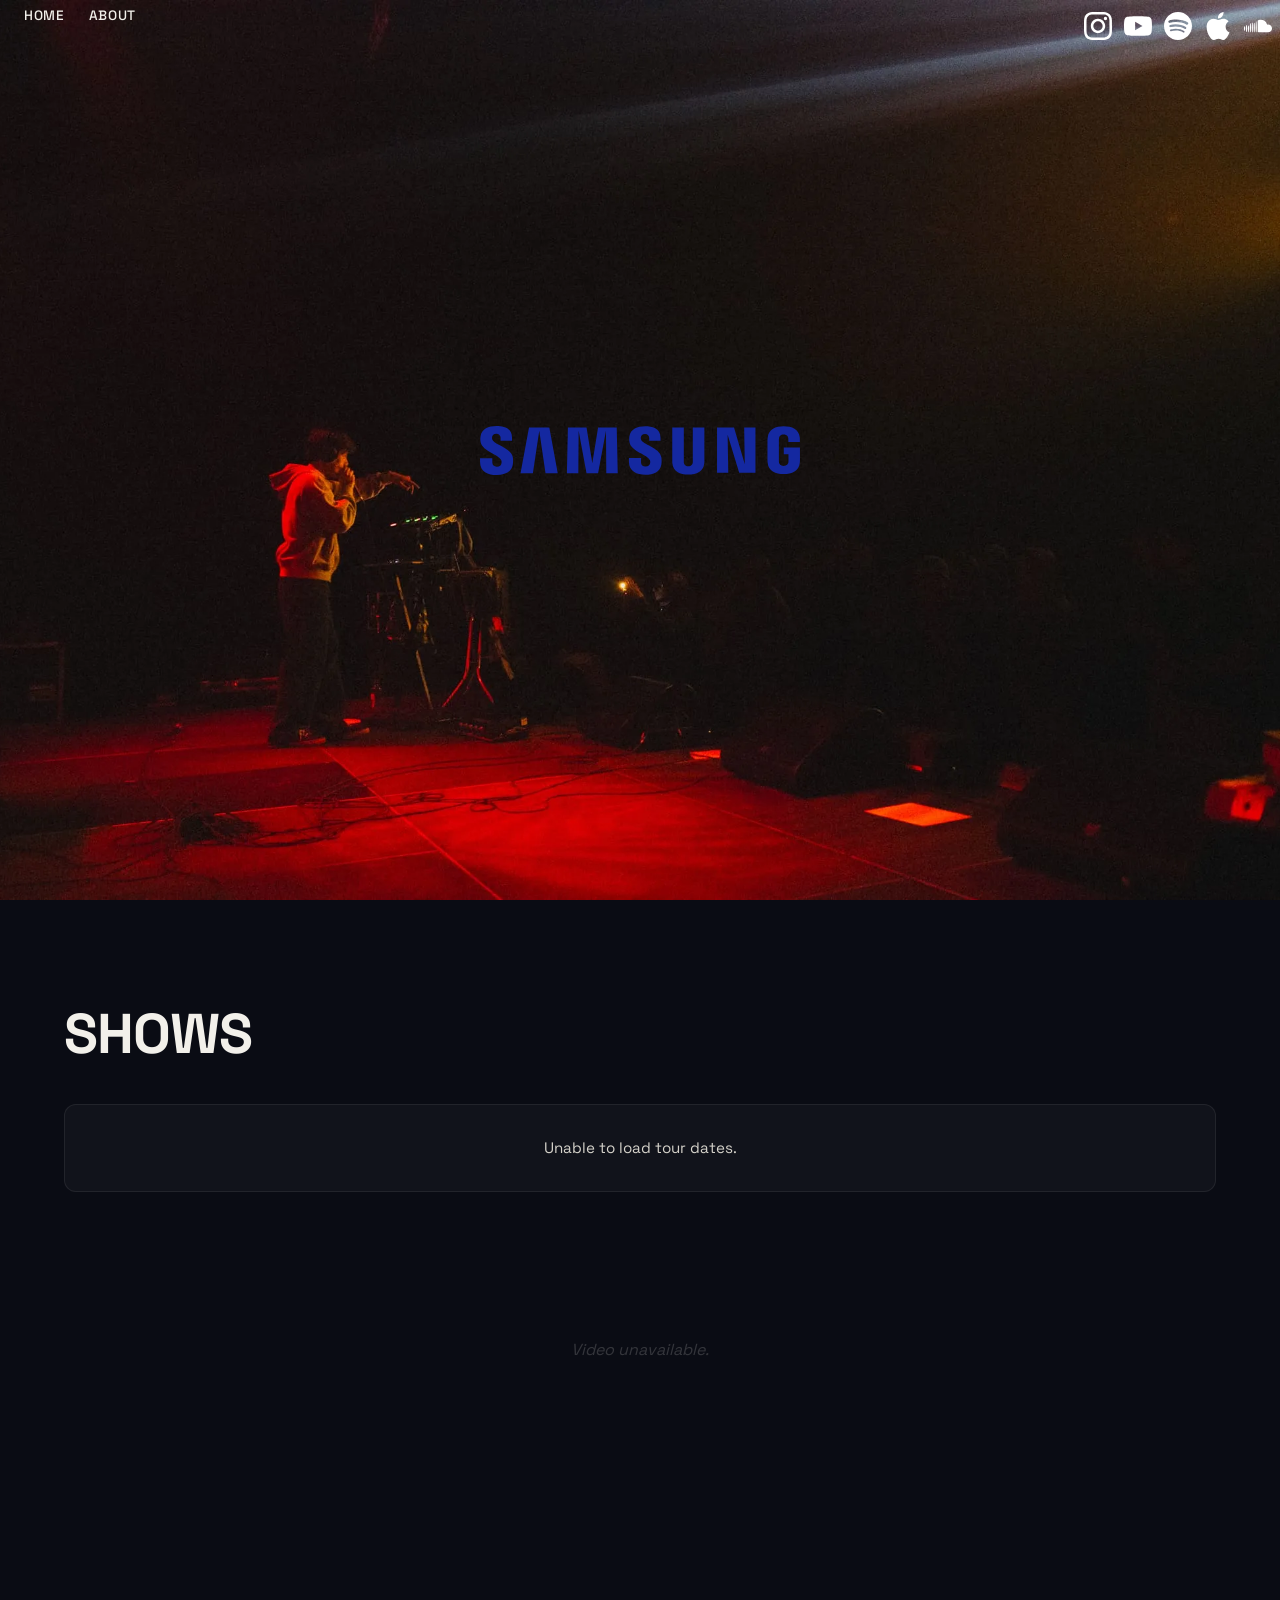
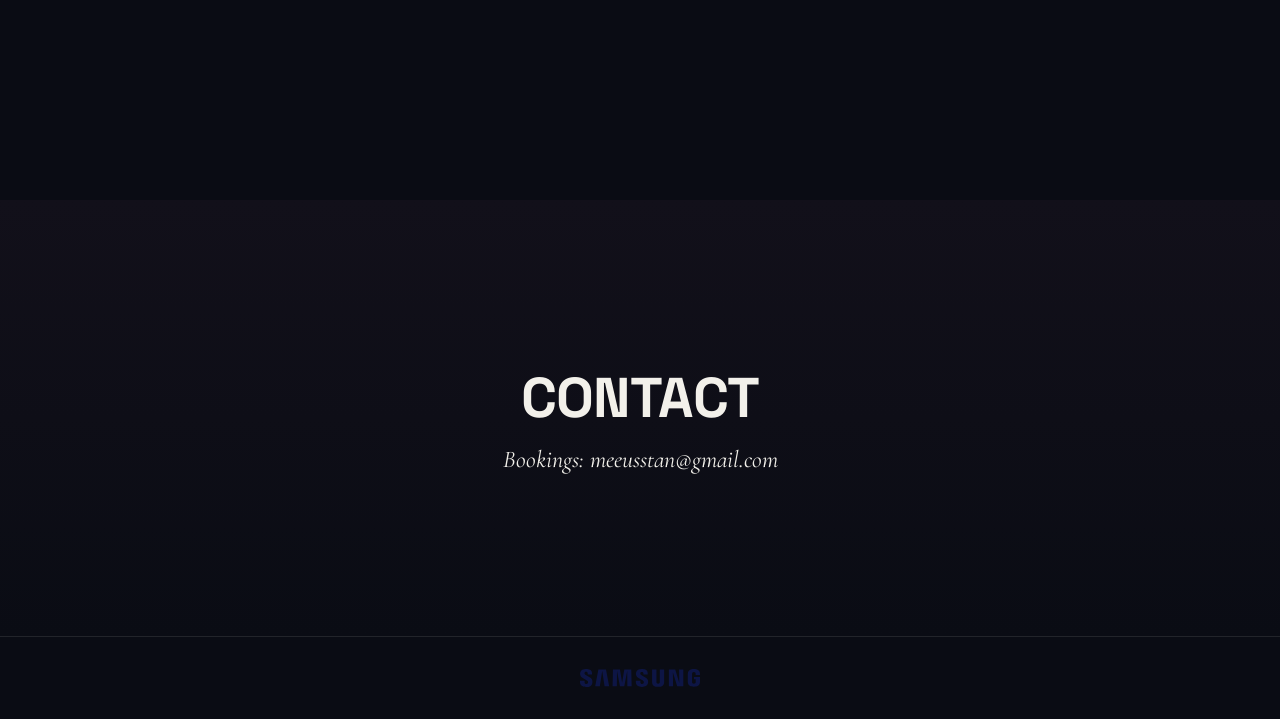
<file: index.html>
<!DOCTYPE html>
<html lang="en">
<head>
<meta charset="UTF-8" />
<meta name="viewport" content="width=device-width, initial-scale=1.0" />
<title>Standub — Live Electronic Music</title>
<meta name="description" content="Standub — Belgian solo live electronic performer." />
<link rel="preconnect" href="https://fonts.googleapis.com" />
<link href="https://fonts.googleapis.com/css2?family=Cormorant+Garamond:ital,wght@1,300&family=Space+Grotesk:wght@300;500;700&display=swap" rel="stylesheet" />
<link rel="stylesheet" href="styles.css" />
<style>section{scroll-margin-top:4.5rem}</style>
</head>
<body>
<main>
<section class="hero" id="home" aria-label="Hero" style="padding-bottom:0;margin-bottom:0;border-bottom:0;line-height:0;">
<div class="hero-inner fade" style="position:relative;height:100dvh;min-height:100dvh;max-height:100dvh;display:flex;align-items:center;justify-content:center;padding:2rem 1.5rem;width:100%;max-width:none">
<nav aria-label="Primary" style="position:absolute;top:1rem;left:1.5rem;right:1.5rem;z-index:20;display:flex;gap:1.5rem;flex-wrap:wrap;align-items:center;background:none;" aria-label="Primary"><a href="/" style="color:var(--paper);text-decoration:none;font-size:.85rem;letter-spacing:.05em;text-transform:uppercase;font-weight:500">Home</a><a href="/about" style="color:var(--paper);text-decoration:none;font-size:.85rem;letter-spacing:.05em;text-transform:uppercase;font-weight:500">About</a></nav>
<img src="assets/home-logo.svg" alt="STANDUB logo" style="width:320px;max-width:70vw;height:auto;z-index:2;position:relative" />
<div style="position:absolute;inset:0;z-index:0">
<img src="assets/home-foto.jpg" alt="Standub background" style="width:100%;height:100%;object-fit:cover;display:block" />
<div style="position:absolute;top:.75rem;right:.5rem;z-index:10;display:flex;gap:.75rem">
<a href="https://www.instagram.com/standubmusic?stkn=MWNnN3F4M3p2N3VjeA==" aria-label="Instagram" target="_blank" rel="noopener"><img src="assets/icons/instagram.svg" alt="Instagram" style="width:28px;height:28px;display:block;"></a>
<a href="https://youtube.com" aria-label="YouTube" target="_blank" rel="noopener"><img src="assets/icons/youtube.svg" alt="YouTube" style="width:28px;height:28px;display:block;"></a>
<a href="https://open.spotify.com/artist/4fRAapFroZDOJv3Lmr0Cox?si=-UoPb2yGQvaLkWT3nXV9yg" aria-label="Spotify" target="_blank" rel="noopener"><img src="assets/icons/spotify.svg" alt="Spotify" style="width:28px;height:28px;display:block;"></a>
<a href="https://music.apple.com/us/artist/standub/1879868421" aria-label="Apple Music" target="_blank" rel="noopener"><img src="assets/icons/apple.svg" alt="Apple Music" style="width:28px;height:28px;display:block;"></a>
<a href="https://soundcloud.com" aria-label="SoundCloud" target="_blank" rel="noopener"><img src="assets/icons/soundcloud.svg" alt="SoundCloud" style="width:28px;height:28px;display:block;"></a>
</div>
</div>
</div>
</section>

<section class="section" id="tour" aria-label="Shows" style="position:relative;min-height:100vh;padding:0;overflow:hidden;">
  <div style="position:absolute;inset:0;z-index:0;">
    <div id="video-player" style="position:absolute;inset:0;z-index:0;overflow:hidden;"><div id="video-loading" style="position:absolute;inset:0;z-index:2;background:linear-gradient(180deg,#12101a,#0a0c14);transition:opacity 1.2s ease;opacity:1;pointer-events:none;"></div></div>
  </div>
  <div style="position:absolute;inset:0;z-index:1;background:linear-gradient(180deg, rgba(10,12,20,0.82) 0%, rgba(10,12,20,0.6) 50%, rgba(10,12,20,0.88) 100%);pointer-events:none;"></div>
  <div class="container" style="position:relative;z-index:2;padding-top:6rem;padding-bottom:6rem;">
    <h2 class="section-heading">Shows</h2>
    <div id="tour-list" style="margin-top:2rem;"></div>
  </div>
  <script>
(async () => {
  try {
    const res = await fetch("https://video.stanmeeus.workers.dev/video");
    const cfg = await res.json();
    const container = document.getElementById("video-player");
    if (cfg.enabled && cfg.url) {
      const id = cfg.url.match(/(?:v=|youtu\.be\/)([a-zA-Z0-9_-]+)/)?.[1];
      if (id) {
        container.innerHTML = `<iframe src="https://www.youtube.com/embed/${id}?autoplay=1&mute=1&loop=1&playlist=${id}&controls=0&playsinline=1&rel=0&iv_load_policy=3&cc_load_policy=0&disablekb=1&fs=0&modestbranding=1&showinfo=0" style="position:absolute;top:50%;left:50%;width:100vw;height:56.25vw;min-width:100%;min-height:100%;transform:translate(-50%,-50%);border:0;pointer-events:none;" allow="autoplay; encrypted-media" title="Tour video"></iframe>`;
      } else {
        container.innerHTML = `<div style="position:absolute;inset:0;display:flex;align-items:center;justify-content:center;color:rgba(242,240,234,0.45);font-style:italic">Placeholder — looping background video (replace with authentic Standub footage)</div>`;
      }
    } else {
      container.innerHTML = `<div style="position:absolute;inset:0;display:flex;align-items:center;justify-content:center;color:rgba(242,240,234,0.45);font-style:italic">No video configured.</div>`;
    }
  } catch (e) {
    document.getElementById("video-player").innerHTML = `<div style="position:absolute;inset:0;display:flex;align-items:center;justify-content:center;color:rgba(242,240,234,0.45);font-style:italic">Video unavailable.</div>`;
  }
  setTimeout(() => { const ld = document.getElementById("video-loading"); if (ld) ld.style.opacity = "0"; }, 1500);
})();
</script><script>
(async () => {
  try {
    const res = await fetch("https://standub-worker.stanmeeus.workers.dev/api/tour-dates");
    const data = await res.json();
    const list = document.getElementById("tour-list");
    if (!Array.isArray(data) || data.length === 0) {
      list.innerHTML = '<div style="padding:.75rem 0;color:var(--mist);font-family:\'Space Grotesk\',sans-serif;font-size:1rem">No dates announced yet.</div>';
    } else {
      list.innerHTML = data.map(d => {
        const dateStr = d.date ? d.date : '';
        const venueStr = d.venue || '';
        const locStr = [d.city || '', d.country || ''].filter(Boolean).join(', ');
        const soldStr = d.soldOut ? '<span style="color:var(--rust);font-family:\'Space Grotesk\',sans-serif;font-size:inherit"> Sold out</span>' : '';
        const ticketStr = d.url ? `<a href="${d.url}" target="_blank" rel="noopener" style="color:var(--rust);text-decoration:none;font-family:\'Space Grotesk\',sans-serif;font-size:inherit">Tickets</a>` : '';
        return `<div style="padding:.75rem 0;border-bottom:1px solid rgba(242,240,234,0.08);font-family:'Space Grotesk',sans-serif;font-size:1rem;color:var(--paper);line-height:1.4">
  <div style="display:flex;flex-wrap:wrap;gap:.5rem .75rem;align-items:baseline">
    <strong style="font-weight:700;color:var(--paper);font-size:inherit">${dateStr}</strong>
    <span>${venueStr}${venueStr && locStr ? ' — ' : ''}${locStr}</span>
    ${soldStr}
  </div>
  ${ticketStr ? `<div style="margin-top:.15rem">${ticketStr}</div>` : ''}
</div>`;
      }).join('');
    }
  } catch (e) {
    document.getElementById("tour-list").innerHTML = "<div class=\'card\' style=\'text-align:center\'><p style=\'color:var(--mist)\'>Unable to load tour dates.</p></div>";
  }
})();
</script>
</section><section class="section section-alt" id="contact" aria-label="Contact">
<div class="container" style="text-align:center;padding:4rem 1.5rem">
<h2 class="section-heading">Contact</h2>
<p><a href="mailto:meeusstan@gmail.com" style="font-size:1.5rem;color:var(--paper);text-decoration:none;font-family:'Cormorant Garamond',Georgia,serif;font-style:italic">Bookings: meeusstan@gmail.com</a></p>
</div>
</section>
<footer style="border-top:1px solid rgba(242,240,234,0.1);padding:2rem 0;text-align:center"><img src="assets/home-logo.svg" alt="STANDUB" style="width:120px;height:auto;opacity:.35;display:block;margin:0 auto"></footer>
<script>/* IntersectionObserver active state for nav */ const navLinks=document.querySelectorAll('.site-nav a'); const sections=document.querySelectorAll('section[id]'); const observer=new IntersectionObserver(entries=>{entries.forEach(entry=>{if(entry.isIntersecting){navLinks.forEach(link=>{link.classList.toggle('nav-active',link.getAttribute('href')==='#'+entry.target.id);});}});},{threshold:0.3,rootMargin:'-70px 0px -40% 0px'}); sections.forEach(s=>observer.observe(s));</script>
</body>
</html>
</file>
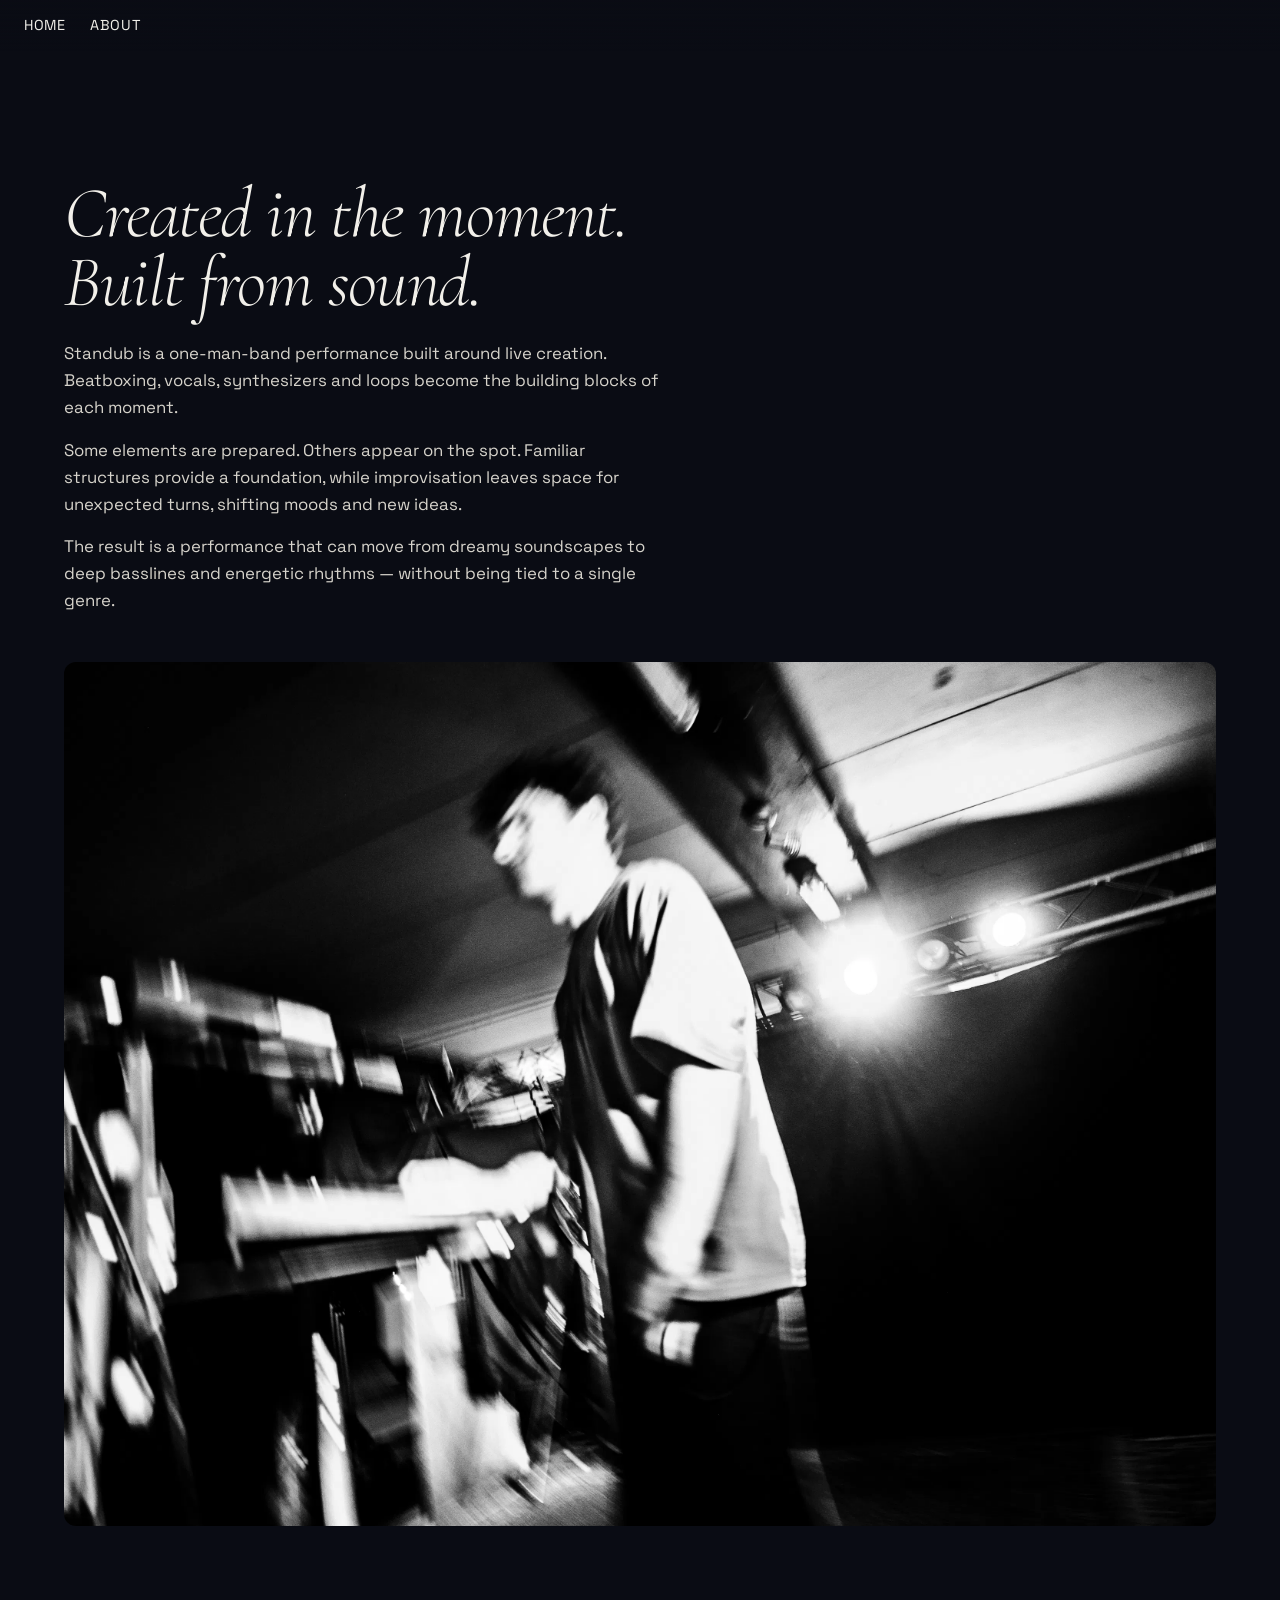
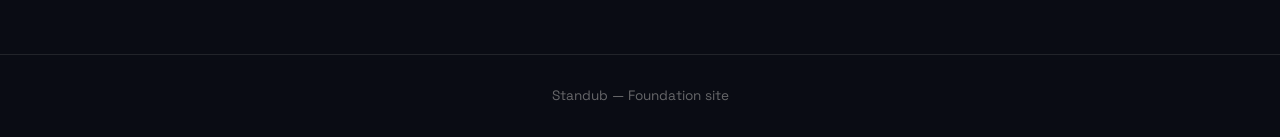
<file: about/index.html>
<!DOCTYPE html>
<html lang="en"><head><meta charset="UTF-8"><meta name="viewport" content="width=device-width,initial-scale=1.0"><title>About — Standub</title><link rel="preconnect" href="https://fonts.googleapis.com"><link href="https://fonts.googleapis.com/css2?family=Cormorant+Garamond:ital,wght@1,300&family=Space+Grotesk:wght@300;500;700&display=swap" rel="stylesheet"><link rel="stylesheet" href="../styles.css"></head><body>
<nav aria-label="Primary" class="site-nav"><a href="/">Home</a><a href="/about">About</a></nav>
<main><section class="section" id="about" aria-label="About"><div class="container" style="display:grid;gap:3rem;grid-template-columns:1fr;align-items:start"><div style="max-width:65ch"><p style="font-family:'Cormorant Garamond',Georgia,serif;font-size:clamp(2.5rem,6vw,4.5rem);font-weight:300;font-style:italic;line-height:0.95;color:var(--paper);letter-spacing:-0.02em">Created in the moment.<br>Built from sound.</p><div style="margin-top:1.5rem;color:var(--mist);font-size:1.05rem;line-height:1.6;max-width:55ch"><p>Standub is a one-man-band performance built around live creation. Beatboxing, vocals, synthesizers and loops become the building blocks of each moment.</p><p style="margin-top:1rem">Some elements are prepared. Others appear on the spot. Familiar structures provide a foundation, while improvisation leaves space for unexpected turns, shifting moods and new ideas.</p><p style="margin-top:1rem">The result is a performance that can move from dreamy soundscapes to deep basslines and energetic rhythms — without being tied to a single genre.</p></div></div><img src="../assets/images/about.jpg" alt="Standub performing live" style="aspect-ratio:4/3;min-height:320px;width:100%;object-fit:cover;border-radius:12px;display:block;"></div></section></main>
<footer style="border-top:1px solid rgba(242,240,234,0.1);padding:2rem 0;text-align:center;color:rgba(242,240,234,0.4);font-size:.85rem">Standub — Foundation site</footer>
</body></html>
</file>
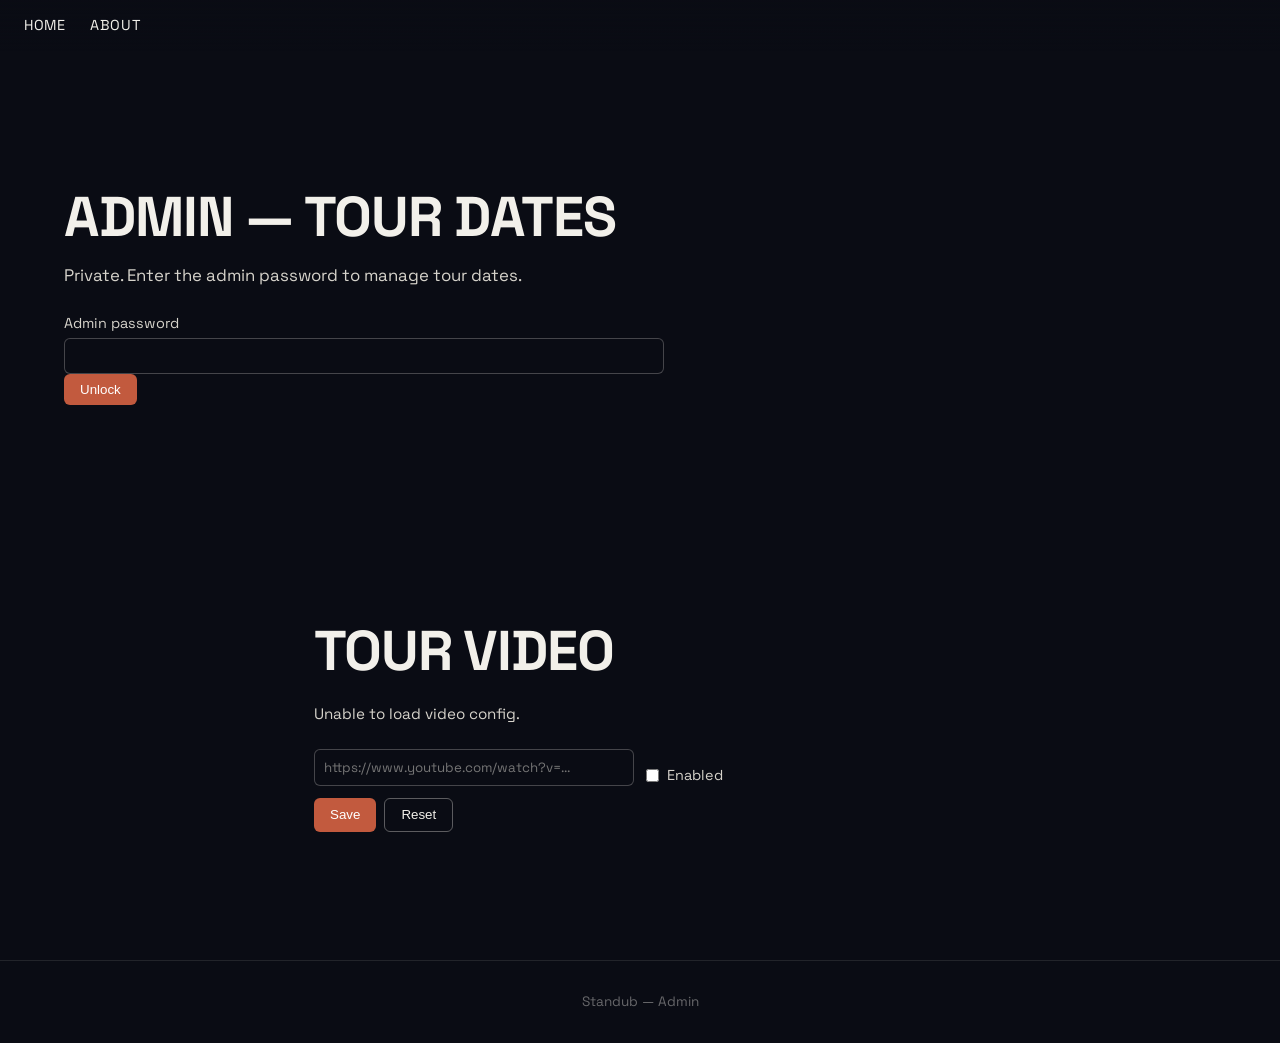
<file: admin/index.html>
<!DOCTYPE html>
<html lang="en">
<head>
<meta charset="UTF-8"><meta name="viewport" content="width=device-width,initial-scale=1.0"><title>Admin — Tour Dates</title>
<link rel="preconnect" href="https://fonts.googleapis.com"><link href="https://fonts.googleapis.com/css2?family=Cormorant+Garamond:ital,wght@1,300&family=Space+Grotesk:wght@300;500;700&display=swap" rel="stylesheet"><link rel="stylesheet" href="../styles.css">
<style>section{scroll-margin-top:4.5rem} .admin-form input{padding:.5rem;background:#0a0c14;border:1px solid rgba(242,240,234,0.25);color:var(--paper);border-radius:6px;font-family:inherit;font-size:.9rem} .admin-form button{padding:.5rem 1rem;background:var(--rust);color:#fff;border:none;border-radius:6px;font-weight:500;cursor:pointer}</style>
</head>
<body>
<nav aria-label="Primary" class="site-nav"><a href="/">Home</a><a href="/about">About</a></nav>
<main>
<section class="section" id="admin" aria-label="Admin">
<div class="container">
<h2 class="section-heading">Admin — Tour Dates</h2>
<p class="section-intro">Private. Enter the admin password to manage tour dates.</p>
<div class="admin-form" style="max-width:600px;margin-top:1.5rem">
<label for="pwd" style="font-size:.9rem;color:var(--mist)">Admin password</label>
<input id="pwd" type="password" style="width:100%;margin-top:.25rem" />
<button onclick="setAuth()">Unlock</button>
</div>

<div id="admin-panel" style="margin-top:3rem;display:none">
<h3 style="font-family:'Cormorant Garamond',Georgia,serif;font-weight:300;font-style:italic;font-size:1.6rem;color:var(--paper);margin-bottom:1rem">Current dates</h3>
<table style="width:100%;border-collapse:collapse;color:var(--mist);font-size:.9rem">
<thead><tr style="border-bottom:1px solid rgba(242,240,234,0.15)"><th style="text-align:left;padding:.5rem">Date</th><th>Venue</th><th>City</th><th>URL</th><th>Sold out</th><th>Actions</th></tr></thead>
<tbody id="dates-table"></tbody>
</table>

<form onsubmit="event.preventDefault(); addDate();" class="admin-form" style="margin-top:2rem;padding:1.5rem;background:rgba(242,240,234,0.03);border:1px solid rgba(242,240,234,0.08);border-radius:12px">
<h3 style="font-family:'Cormorant Garamond',Georgia,serif;font-weight:300;font-style:italic;font-size:1.4rem;color:var(--paper);margin-bottom:.5rem">Add / edit</h3>
<div style="display:grid;gap:.5rem;grid-template-columns:repeat(auto-fit,minmax(140px,1fr))">
<input id="date" placeholder="YYYY-MM-DD" />
<input id="venue" placeholder="Venue" />
<input id="city" placeholder="City" />
<input id="country" placeholder="Country (optional)" />
<input id="url" placeholder="Ticket URL (optional)" />
</div>
<label style="display:flex;align-items:center;gap:.5rem;margin-top:.5rem;font-size:.9rem;color:var(--mist)"><input id="soldOut" type="checkbox" /> Sold out</label>
<input type="hidden" id="editId" />
<button type="submit" style="margin-top:.75rem">Save</button>
<button type="button" onclick="clearForm()" style="margin-top:.75rem;margin-left:.5rem;background:transparent;border:1px solid rgba(242,240,234,0.35);color:var(--paper)">Cancel / New</button>
</form>
</div>
</div>
</section>

<section class="section" id="video-admin" aria-label="Tour Video Admin" style="padding-top:3rem">
<div class="container" style="max-width:700px">
<h2 class="section-heading">Tour Video</h2>
<div id="video-status" style="margin-top:1rem;color:var(--mist);font-size:.95rem"></div>
<div style="margin-top:1.5rem;display:grid;gap:.75rem;grid-template-columns:1fr 1fr;align-items:end">
<input id="video-url" type="text" placeholder="https://www.youtube.com/watch?v=..." style="width:100%;padding:.55rem;background:#0a0c14;border:1px solid rgba(242,240,234,0.25);color:var(--paper);border-radius:6px;font-family:inherit" />
<label style="display:flex;align-items:center;gap:.5rem;color:var(--mist);font-size:.9rem"><input id="video-enabled" type="checkbox" /> Enabled</label>
</div>
<div style="margin-top:.75rem;display:flex;gap:.5rem">
<button onclick="saveVideo()" style="padding:.55rem 1rem;background:var(--rust);color:#fff;border:none;border-radius:6px;font-weight:500;cursor:pointer">Save</button>
<button onclick="deleteVideo()" style="padding:.55rem 1rem;background:transparent;border:1px solid rgba(242,240,234,0.35);color:var(--paper);border-radius:6px;cursor:pointer">Reset</button>
</div>
</div>
</section>
<script>
async function loadVideo() {
  try {
    const res = await fetch("https://video.stanmeeus.workers.dev/video");
    if (!res.ok) { document.getElementById("video-status").textContent = "Unable to load video config."; return; }
    const cfg = await res.json();
    document.getElementById("video-url").value = cfg.url || "";
    document.getElementById("video-enabled").checked = !!cfg.enabled;
    document.getElementById("video-status").textContent = cfg.url ? (cfg.enabled ? "Configured (enabled)" : "Configured (disabled)") : "No video configured.";
  } catch (e) { document.getElementById("video-status").textContent = "Unable to load video config."; }
}
function saveVideo() {
  const pw = document.getElementById("pwd").value.trim();
  if (!pw) { alert("Enter admin password"); return; }
  const payload = { url: document.getElementById("video-url").value.trim(), enabled: document.getElementById("video-enabled").checked };
  fetch("https://video.stanmeeus.workers.dev/video", { method: "PUT", headers: { "Content-Type":"application/json", "X-Admin-Auth": pw }, body: JSON.stringify(payload) })
    .then(r => r.json()).then(j => { alert(j.success ? "Saved" : (j.error || "Failed")); loadVideo(); }).catch(() => alert("Network error"));
}
function deleteVideo() {
  const pw = document.getElementById("pwd").value.trim();
  if (!pw) { alert("Enter admin password"); return; }
  fetch("https://video.stanmeeus.workers.dev/video", { method: "DELETE", headers: { "X-Admin-Auth": pw } })
    .then(r => r.json()).then(j => { alert(j.success ? "Reset" : (j.error || "Failed")); loadVideo(); }).catch(() => alert("Network error"));
}
// Load video when panel unlocked (call after setAuth if visible)
const origSetAuth = window.setAuth || function(){};
window.setAuth = function() { if (document.getElementById("admin-panel").style.display !== "none") loadVideo(); origSetAuth(); };
// Try load immediately if already unlocked
loadVideo();
</script>
</main>
<footer style="border-top:1px solid rgba(242,240,234,0.1);padding:2rem 0;text-align:center;color:rgba(242,240,234,0.4);font-size:.85rem">Standub — Admin</footer>
<script>
let auth = "";
function setAuth() {
  auth = document.getElementById("pwd").value.trim();
  if (!auth) { alert("Enter password"); return; }
  document.getElementById("admin-panel").style.display = "block";
  loadDates();
}
async function loadDates() {
  try {
    const res = await fetch("https://standub-worker.stanmeeus.workers.dev/api/tour-dates");
    const data = await res.json();
    const tbody = document.getElementById("dates-table");
    tbody.innerHTML = (Array.isArray(data) ? data : []).map(d => `
      <tr style="border-bottom:1px solid rgba(242,240,234,0.08)">
        <td style="padding:.5rem">${d.date || ""}</td>
        <td>${d.venue || ""}</td>
        <td>${d.city || ""}</td>
        <td>${d.url ? `<a href="${d.url}" target="_blank" style="color:var(--rust)">Link</a>` : ""}</td>
        <td>${d.soldOut ? "Yes" : ""}</td>
        <td><button onclick="editRow('${d.id}')">Edit</button> <button onclick="delRow('${d.id}')">Delete</button></td>
      </tr>`).join("");
  } catch (e) { document.getElementById("dates-table").innerHTML = "<tr><td colspan='6'>Unable to load data.</td></tr>"; }
}
function editRow(id) {
  fetch("https://standub-worker.stanmeeus.workers.dev/api/tour-dates", { headers: { "X-Admin-Auth": auth } })
    .then(r => r.json()).then(data => {
      const all = Array.isArray(data) ? data : [];
      const item = all.find(x => x.id === id);
      if (!item) return;
      document.getElementById("date").value = item.date || "";
      document.getElementById("venue").value = item.venue || "";
      document.getElementById("city").value = item.city || "";
      document.getElementById("country").value = item.country || "";
      document.getElementById("url").value = item.url || "";
      document.getElementById("soldOut").checked = !!item.soldOut;
      document.getElementById("editId").value = item.id;
    });
}
function clearForm() {
  document.getElementById("date").value = "";
  document.getElementById("venue").value = "";
  document.getElementById("city").value = "";
  document.getElementById("country").value = "";
  document.getElementById("url").value = "";
  document.getElementById("soldOut").checked = false;
  document.getElementById("editId").value = "";
}
async function addDate() {
  const id = document.getElementById("editId").value || "";
  const payload = {
    id: id || (Math.random().toString(36).slice(2) + Date.now().toString(36)),
    date: document.getElementById("date").value.trim(),
    venue: document.getElementById("venue").value.trim(),
    city: document.getElementById("city").value.trim(),
    country: document.getElementById("country").value.trim() || undefined,
    url: document.getElementById("url").value.trim() || undefined,
    soldOut: document.getElementById("soldOut").checked
  };
  try {
    const res = await fetch("https://standub-worker.stanmeeus.workers.dev/api/tour-dates", { method: "PUT", headers: { "Content-Type": "application/json", "X-Admin-Auth": auth }, body: JSON.stringify(payload) });
    const result = await res.json();
    if (!res.ok) { alert(result.error || "Save failed"); return; }
    alert("Saved");
    loadDates();
    clearForm();
  } catch (e) { alert("Network error"); }
}
async function delRow(id) {
  try {
    const res = await fetch("https://standub-worker.stanmeeus.workers.dev/api/tour-dates/" + encodeURIComponent(id), { method: "DELETE", headers: { "X-Admin-Auth": auth } });
    const result = await res.json();
    if (!res.ok) { alert(result.error || "Delete failed"); return; }
    alert("Deleted");
    loadDates();
  } catch (e) { alert("Network error"); }
}
</script>
</body>
</html>
</file>
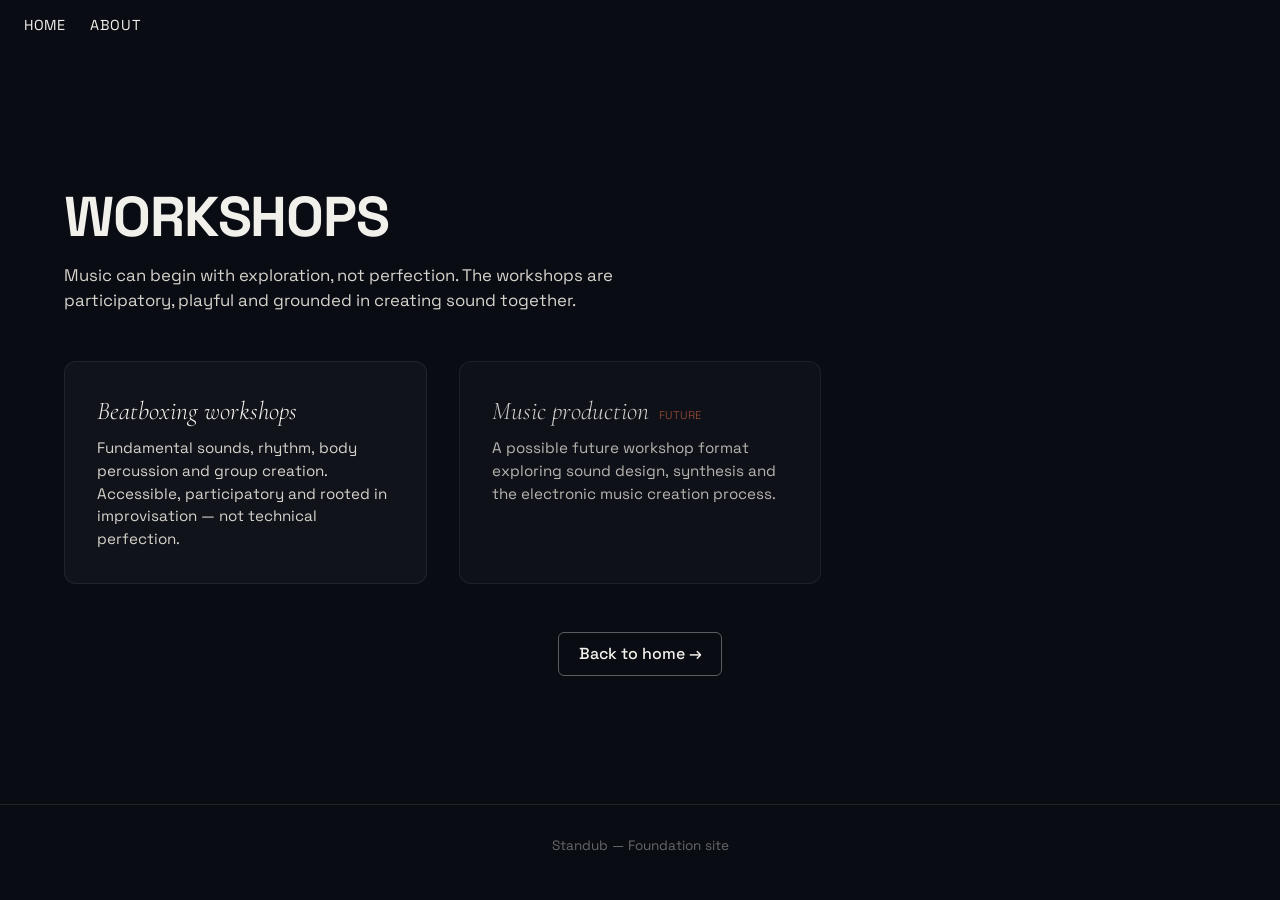
<file: workshops/index.html>
<!DOCTYPE html>
<html lang="en"><head><meta charset="UTF-8"><meta name="viewport" content="width=device-width,initial-scale=1.0"><title>Workshops — Standub</title><link rel="preconnect" href="https://fonts.googleapis.com"><link href="https://fonts.googleapis.com/css2?family=Cormorant+Garamond:ital,wght@1,300&family=Space+Grotesk:wght@300;500;700&display=swap" rel="stylesheet"><link rel="stylesheet" href="../styles.css"></head><body>
<nav aria-label="Primary" class="site-nav"><a href="/">Home</a><a href="/about">About</a></nav>
<main><section class="section" id="workshops" aria-label="Workshops"><div class="container"><h2 class="section-heading">Workshops</h2><p class="section-intro">Music can begin with exploration, not perfection. The workshops are participatory, playful and grounded in creating sound together.</p><div style="display:grid;gap:2rem;margin-top:3rem;grid-template-columns:repeat(auto-fill,minmax(300px,1fr))"><article class="card"><h3 style="font-family:'Cormorant Garamond',Georgia,serif;font-weight:300;font-style:italic;font-size:1.6rem;color:var(--paper);margin-bottom:.5rem">Beatboxing workshops</h3><p style="color:var(--mist);font-size:.95rem;line-height:1.5">Fundamental sounds, rhythm, body percussion and group creation. Accessible, participatory and rooted in improvisation — not technical perfection.</p></article><article class="card" style="opacity:.85"><h3 style="font-family:'Cormorant Garamond',Georgia,serif;font-weight:300;font-style:italic;font-size:1.6rem;color:var(--paper);margin-bottom:.5rem">Music production <span style="font-family:'Space Grotesk',sans-serif;font-style:normal;font-size:.7rem;text-transform:uppercase;letter-spacing:.05em;color:var(--rust);margin-left:.25rem">Future</span></h3><p style="color:var(--mist);font-size:.95rem;line-height:1.5">A possible future workshop format exploring sound design, synthesis and the electronic music creation process.</p></article></div><div style="margin-top:3rem;text-align:center"><a href="/" class="button button-secondary">Back to home →</a></div></div></section></main>
<footer style="border-top:1px solid rgba(242,240,234,0.1);padding:2rem 0;text-align:center;color:rgba(242,240,234,0.4);font-size:.85rem">Standub — Foundation site</footer>
</body></html>
</file>
<file: styles.css>
/* Variables / Base */
:root{--ink:#0a0c14;--paper:#f2f0ea;--rust:#c25a3e;--mist:#d6d3cb;--deep:#1a1525;}
*{box-sizing:border-box;margin:0;padding:0}
html{scroll-behavior:smooth}
body{font-family:'Space Grotesk',system-ui,sans-serif;background:var(--ink);color:var(--paper);line-height:1.35}
img{max-width:100%;height:auto;display:block}

/* Layout */
.container{max-width:1200px;margin:0 auto;padding:2rem 1.5rem}
.narrow{max-width:65ch}

/* Navigation */
.site-nav{position:sticky;top:0;z-index:10;padding:1rem 1.5rem;display:flex;gap:1.5rem;flex-wrap:wrap;align-items:center;background:linear-gradient(180deg,rgba(10,12,20,0.7),transparent);}
.site-nav a{color:var(--paper);text-decoration:none;font-size:.9rem;letter-spacing:.05em;text-transform:uppercase;}
.site-nav a.nav-active{border-bottom:2px solid var(--rust);padding-bottom:2px;}

/* Hero */
.hero{min-height:100dvh;display:flex;flex-direction:column;justify-content:end;padding-bottom:10vh;position:relative;overflow:hidden}
.hero::before{content:"";position:absolute;inset:0;background:radial-gradient(circle at 70% 20%,rgba(194,90,62,0.25),transparent 60%),linear-gradient(180deg,rgba(10,12,20,0.2),var(--ink) 80%);pointer-events:none}
.hero-inner{position:relative;z-index:2}
.hero-title{font-family:'Cormorant Garamond',Georgia,serif;font-weight:300;font-style:italic;font-size:clamp(3.5rem,12vw,9rem);line-height:0.9;letter-spacing:-0.03em;color:var(--paper)}
.hero-tagline{font-family:'Space Grotesk',sans-serif;font-weight:700;font-size:clamp(1.2rem,3vw,2rem);text-transform:uppercase;letter-spacing:.06em;margin-top:.5rem;color:var(--rust)}
.hero-description{font-size:1.05rem;color:var(--mist);max-width:60ch;margin-top:1.25rem;line-height:1.5}
.hero-actions{margin-top:2rem;display:flex;gap:1rem;flex-wrap:wrap}

/* Buttons */
.button{display:inline-block;padding:.65rem 1.2rem;border-radius:6px;font-weight:500;text-decoration:none;transition:opacity .2s ease}
.button-primary{background:var(--rust);color:#fff}
.button-secondary{border:1px solid rgba(242,240,234,0.35);color:var(--paper)}

/* Sections */
.section{padding:6rem 0;scroll-margin-top:4.5rem}
.section-alt{background:linear-gradient(180deg,#12101a,#0a0c14)}
.section-heading{font-family:'Space Grotesk',sans-serif;font-weight:700;font-size:clamp(2rem,5vw,3.5rem);letter-spacing:-0.02em;text-transform:uppercase;margin-bottom:.5rem}
.section-intro{color:var(--mist);max-width:60ch;font-size:1.05rem;line-height:1.5}

/* Cards / Grid */
.card{background:rgba(242,240,234,0.03);border:1px solid rgba(242,240,234,0.08);padding:2rem;border-radius:12px}
.card h3{font-family:'Cormorant Garamond',Georgia,serif;font-weight:300;font-style:italic;font-size:1.6rem;margin-bottom:.5rem}
.card p{color:var(--mist);font-size:.95rem;line-height:1.5}
.teaser-grid{display:grid;gap:2rem;grid-template-columns:1fr 1fr;align-items:center}
.grid-2{display:grid;gap:3rem;grid-template-columns:repeat(auto-fit,minmax(320px,1fr))}

/* Media placeholders */
.media-placeholder{aspect-ratio:4/3;background:linear-gradient(135deg,#181220,#0f0c18);border:1px solid rgba(242,240,234,0.12);border-radius:12px;overflow:hidden;display:flex;align-items:center;justify-content:center;color:rgba(242,240,234,0.35);font-style:italic;text-align:center;padding:2rem;min-height:320px}

/* Typography helpers */
.h1{font-family:'Cormorant Garamond',Georgia,serif;font-weight:300;font-style:italic;font-size:clamp(3rem,10vw,7rem);line-height:0.92;letter-spacing:-0.03em;color:var(--paper);mix-blend-mode:screen}
.h2{font-family:'Space Grotesk',sans-serif;font-weight:700;font-size:clamp(2rem,5vw,3.5rem);letter-spacing:-0.02em;text-transform:uppercase;margin-top:2rem}
.lead{font-size:1.25rem;color:var(--mist);max-width:65ch;margin-top:1rem}
.tag{display:inline-block;border:1px solid rgba(242,240,234,0.25);padding:.35rem .7rem;font-size:.8rem;text-transform:uppercase;letter-spacing:.08em;margin-top:1.5rem}

/* Accessibility / Focus */
a:focus-visible,button:focus-visible{outline:2px solid var(--rust);outline-offset:2px}

/* Responsive */
@media (max-width:768px){
  .site-nav{gap:.75rem;padding:.75rem 1rem}
  .hero-title{font-size:clamp(2.5rem,14vw,6rem)}
  .teaser-grid{grid-template-columns:1fr}
  .section{padding:4rem 0}
  .container{padding:1.5rem 1rem}
  .site-nav{padding:.75rem 1rem;gap:.75rem;font-size:.85rem}
}

/* Animation */
@media (prefers-reduced-motion:no-preference){.fade{animation:fadeUp .8s ease both}@keyframes fadeUp{from{opacity:0;transform:translateY(20px)}to{opacity:1;transform:none}}}

/* Editorial / Teaser helpers */
.editorial-heading{font-family:'Cormorant Garamond',Georgia,serif;font-weight:300;font-style:italic;font-size:1.8rem;line-height:1;color:var(--paper);letter-spacing:-0.02em}
.teaser-title{font-family:'Cormorant Garamond',Georgia,serif;font-weight:300;font-style:italic;font-size:1.8rem;color:var(--paper);margin-bottom:.25rem}
.teaser-text{color:var(--mist);font-size:.95rem;line-height:1.5}
.teaser-link{display:inline-block;margin-top:1rem;color:var(--rust);text-decoration:none;font-weight:500}
.section-body{color:var(--mist);font-size:1.05rem;line-height:1.6;margin-top:1rem;max-width:65ch}
.section-muted{color:var(--mist)}

/* Media small placeholder (4/3, 320px min) */

/* Footer */
.site-footer{border-top:1px solid rgba(242,240,234,0.1);padding:2rem 0;text-align:center;color:rgba(242,240,234,0.4);font-size:.85rem}

/* Section background variants */

.section-compact{padding:4rem 0}

.layout-vertical{display:grid;gap:3rem;align-items:start;grid-template-columns:1fr}
.grid-cards{display:grid;gap:2rem;margin-top:3rem;grid-template-columns:repeat(auto-fill,minmax(280px,1fr))}
.card-center{text-align:center}
.placeholder-block{margin-top:3rem;padding:3rem 2rem;background:rgba(242,240,234,0.03);border:1px solid rgba(242,240,234,0.08);border-radius:12px;text-align:center;color:var(--mist);font-size:1.1rem;font-style:italic}

.label-small{font-family:'Space Grotesk',sans-serif;font-weight:700;font-size:.85rem;text-transform:uppercase;letter-spacing:.1em;color:var(--rust);margin-bottom:.5rem}
.body-small{margin-top:2rem;color:var(--mist);font-size:.9rem}
</file>
